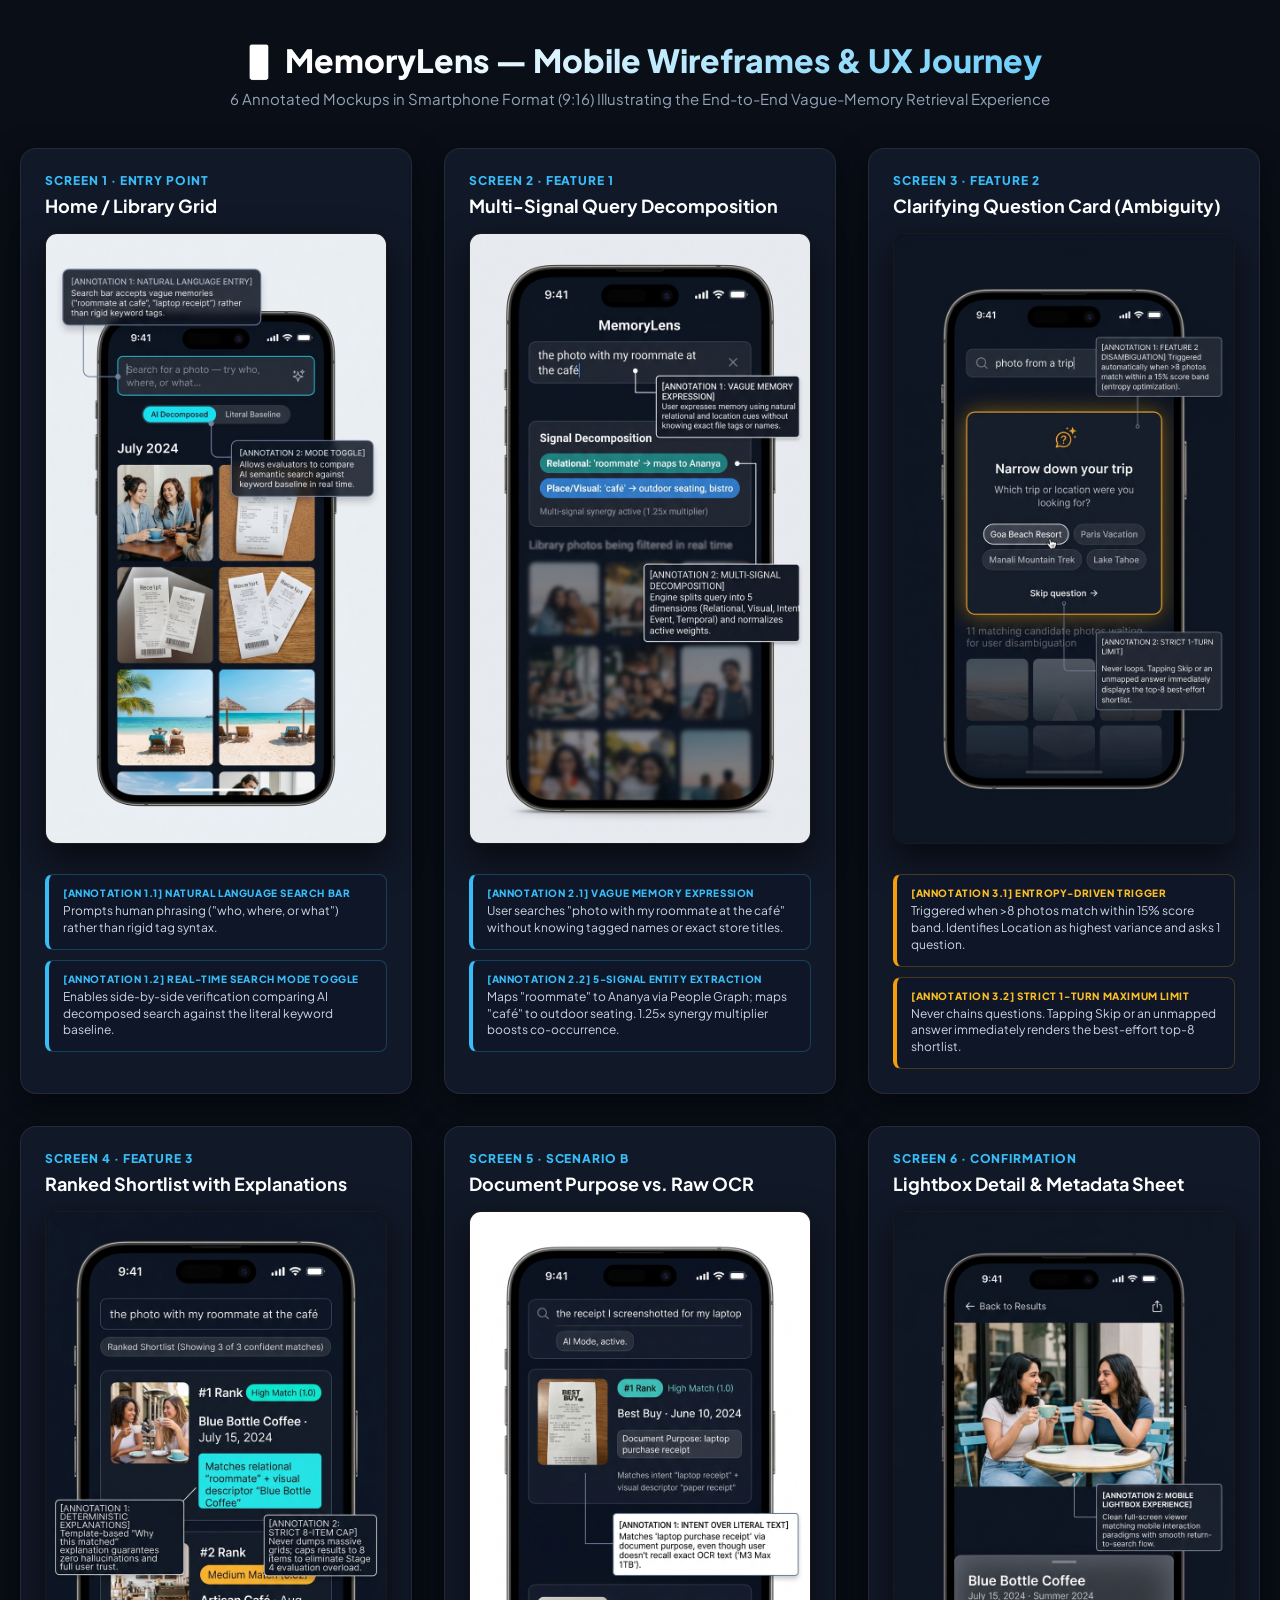
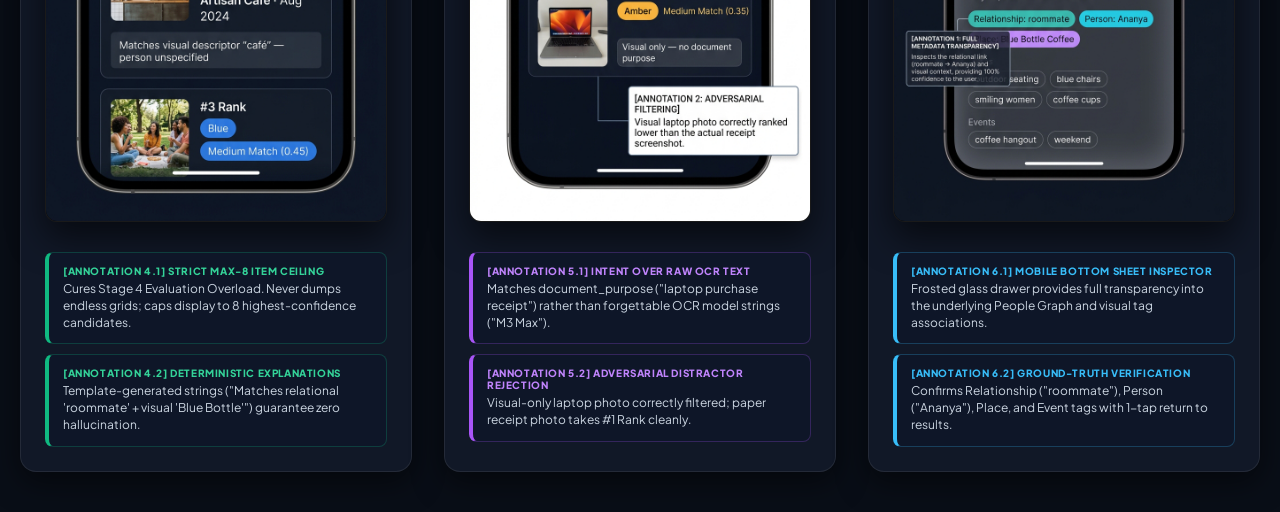
<file: mockups.html>
<!DOCTYPE html>
<html lang="en">
<head>
  <meta charset="UTF-8">
  <meta name="viewport" content="width=device-width, initial-scale=1.0">
  <title>MemoryLens — Mobile Wireframes & UX Journey (Phone Format)</title>
  <link rel="preconnect" href="https://fonts.googleapis.com">
  <link rel="preconnect" href="https://fonts.gstatic.com" crossorigin>
  <link href="https://fonts.googleapis.com/css2?family=Plus+Jakarta+Sans:wght@400;500;600;700;800&family=JetBrains+Mono:wght@400;600&display=swap" rel="stylesheet">
  <style>
    * { box-sizing: border-box; margin: 0; padding: 0; }
    body {
      background: #090e17;
      color: #f1f5f9;
      font-family: 'Plus Jakarta Sans', sans-serif;
      padding: 40px 20px;
    }
    .container {
      max-width: 1400px;
      margin: 0 auto;
    }
    .header {
      text-align: center;
      margin-bottom: 40px;
    }
    .header h1 {
      font-size: 32px;
      font-weight: 800;
      background: linear-gradient(135deg, #fff 30%, #38bdf8 100%);
      -webkit-background-clip: text;
      -webkit-text-fill-color: transparent;
      margin-bottom: 8px;
    }
    .header p {
      color: #94a3b8;
      font-size: 15px;
    }
    .journey-grid {
      display: grid;
      grid-template-columns: repeat(auto-fit, minmax(380px, 1fr));
      gap: 32px;
    }
    .mockup-card {
      background: #111827;
      border: 1px solid rgba(255, 255, 255, 0.08);
      border-radius: 16px;
      padding: 24px;
      display: flex;
      flex-direction: column;
      box-shadow: 0 10px 30px rgba(0, 0, 0, 0.5);
    }
    .mockup-step {
      font-size: 12px;
      font-weight: 800;
      text-transform: uppercase;
      letter-spacing: 0.08em;
      color: #38bdf8;
      margin-bottom: 6px;
    }
    .mockup-title {
      font-size: 18px;
      font-weight: 700;
      color: #ffffff;
      margin-bottom: 16px;
    }
    .phone-container {
      width: 100%;
      border-radius: 12px;
      overflow: hidden;
      margin-bottom: 20px;
      background: #000;
      border: 1px solid rgba(255, 255, 255, 0.1);
      box-shadow: 0 15px 35px rgba(0,0,0,0.6);
    }
    .phone-img {
      width: 100%;
      height: auto;
      display: block;
    }
    .annotation-box {
      background: rgba(15, 23, 42, 0.85);
      border: 1px solid rgba(56, 189, 248, 0.25);
      border-left: 4px solid #38bdf8;
      border-radius: 8px;
      padding: 12px 14px;
      margin-top: 10px;
    }
    .annotation-box.gold {
      border-color: rgba(245, 158, 11, 0.25);
      border-left-color: #f59e0b;
    }
    .annotation-box.green {
      border-color: rgba(16, 185, 129, 0.25);
      border-left-color: #10b981;
    }
    .annotation-box.purple {
      border-color: rgba(168, 85, 247, 0.25);
      border-left-color: #a855f7;
    }
    .ann-tag {
      font-size: 10px;
      font-weight: 800;
      color: #38bdf8;
      text-transform: uppercase;
      letter-spacing: 0.06em;
      margin-bottom: 4px;
    }
    .annotation-box.gold .ann-tag { color: #fbbf24; }
    .annotation-box.green .ann-tag { color: #34d399; }
    .annotation-box.purple .ann-tag { color: #c084fc; }
    .ann-desc {
      font-size: 12px;
      color: #cbd5e1;
      line-height: 1.4;
    }
  </style>
</head>
<body>

<div class="container">
  <div class="header">
    <h1>📱 MemoryLens — Mobile Wireframes & UX Journey</h1>
    <p>6 Annotated Mockups in Smartphone Format (9:16) Illustrating the End-to-End Vague-Memory Retrieval Experience</p>
  </div>

  <div class="journey-grid">
    <!-- Screen 1 -->
    <div class="mockup-card">
      <div class="mockup-step">Screen 1 · Entry Point</div>
      <div class="mockup-title">Home / Library Grid</div>
      <div class="phone-container">
        <img class="phone-img" src="mockups/mockup_1_home_grid_1791243759648.jpg" alt="Home Grid">
      </div>
      <div class="annotation-box">
        <div class="ann-tag">[Annotation 1.1] Natural Language Search Bar</div>
        <div class="ann-desc">Prompts human phrasing ("who, where, or what") rather than rigid tag syntax.</div>
      </div>
      <div class="annotation-box">
        <div class="ann-tag">[Annotation 1.2] Real-Time Search Mode Toggle</div>
        <div class="ann-desc">Enables side-by-side verification comparing AI decomposed search against the literal keyword baseline.</div>
      </div>
    </div>

    <!-- Screen 2 -->
    <div class="mockup-card">
      <div class="mockup-step">Screen 2 · Feature 1</div>
      <div class="mockup-title">Multi-Signal Query Decomposition</div>
      <div class="phone-container">
        <img class="phone-img" src="mockups/mockup_2_query_decomp_1791243775618.jpg" alt="Query Decomposition">
      </div>
      <div class="annotation-box">
        <div class="ann-tag">[Annotation 2.1] Vague Memory Expression</div>
        <div class="ann-desc">User searches "photo with my roommate at the café" without knowing tagged names or exact store titles.</div>
      </div>
      <div class="annotation-box">
        <div class="ann-tag">[Annotation 2.2] 5-Signal Entity Extraction</div>
        <div class="ann-desc">Maps "roommate" to Ananya via People Graph; maps "café" to outdoor seating. 1.25x synergy multiplier boosts co-occurrence.</div>
      </div>
    </div>

    <!-- Screen 3 -->
    <div class="mockup-card">
      <div class="mockup-step">Screen 3 · Feature 2</div>
      <div class="mockup-title">Clarifying Question Card (Ambiguity)</div>
      <div class="phone-container">
        <img class="phone-img" src="mockups/mockup_3_clarifying_card_1791243792577.jpg" alt="Clarifying Question">
      </div>
      <div class="annotation-box gold">
        <div class="ann-tag">[Annotation 3.1] Entropy-Driven Trigger</div>
        <div class="ann-desc">Triggered when >8 photos match within 15% score band. Identifies Location as highest variance and asks 1 question.</div>
      </div>
      <div class="annotation-box gold">
        <div class="ann-tag">[Annotation 3.2] Strict 1-Turn Maximum Limit</div>
        <div class="ann-desc">Never chains questions. Tapping Skip or an unmapped answer immediately renders the best-effort top-8 shortlist.</div>
      </div>
    </div>

    <!-- Screen 4 -->
    <div class="mockup-card">
      <div class="mockup-step">Screen 4 · Feature 3</div>
      <div class="mockup-title">Ranked Shortlist with Explanations</div>
      <div class="phone-container">
        <img class="phone-img" src="mockups/mockup_4_ranked_shortlist_1791243814746.jpg" alt="Ranked Shortlist">
      </div>
      <div class="annotation-box green">
        <div class="ann-tag">[Annotation 4.1] Strict Max-8 Item Ceiling</div>
        <div class="ann-desc">Cures Stage 4 Evaluation Overload. Never dumps endless grids; caps display to 8 highest-confidence candidates.</div>
      </div>
      <div class="annotation-box green">
        <div class="ann-tag">[Annotation 4.2] Deterministic Explanations</div>
        <div class="ann-desc">Template-generated strings ("Matches relational 'roommate' + visual 'Blue Bottle'") guarantee zero hallucination.</div>
      </div>
    </div>

    <!-- Screen 5 -->
    <div class="mockup-card">
      <div class="mockup-step">Screen 5 · Scenario B</div>
      <div class="mockup-title">Document Purpose vs. Raw OCR</div>
      <div class="phone-container">
        <img class="phone-img" src="mockups/mockup_5_document_intent_1791243832325.jpg" alt="Document Intent">
      </div>
      <div class="annotation-box purple">
        <div class="ann-tag">[Annotation 5.1] Intent Over Raw OCR Text</div>
        <div class="ann-desc">Matches document_purpose ("laptop purchase receipt") rather than forgettable OCR model strings ("M3 Max").</div>
      </div>
      <div class="annotation-box purple">
        <div class="ann-tag">[Annotation 5.2] Adversarial Distractor Rejection</div>
        <div class="ann-desc">Visual-only laptop photo correctly filtered; paper receipt photo takes #1 Rank cleanly.</div>
      </div>
    </div>

    <!-- Screen 6 -->
    <div class="mockup-card">
      <div class="mockup-step">Screen 6 · Confirmation</div>
      <div class="mockup-title">Lightbox Detail & Metadata Sheet</div>
      <div class="phone-container">
        <img class="phone-img" src="mockups/mockup_6_detail_lightbox_1791243851531.jpg" alt="Detail Lightbox">
      </div>
      <div class="annotation-box">
        <div class="ann-tag">[Annotation 6.1] Mobile Bottom Sheet Inspector</div>
        <div class="ann-desc">Frosted glass drawer provides full transparency into the underlying People Graph and visual tag associations.</div>
      </div>
      <div class="annotation-box">
        <div class="ann-tag">[Annotation 6.2] Ground-Truth Verification</div>
        <div class="ann-desc">Confirms Relationship ("roommate"), Person ("Ananya"), Place, and Event tags with 1-tap return to results.</div>
      </div>
    </div>
  </div>
</div>

</body>
</html>
</file>
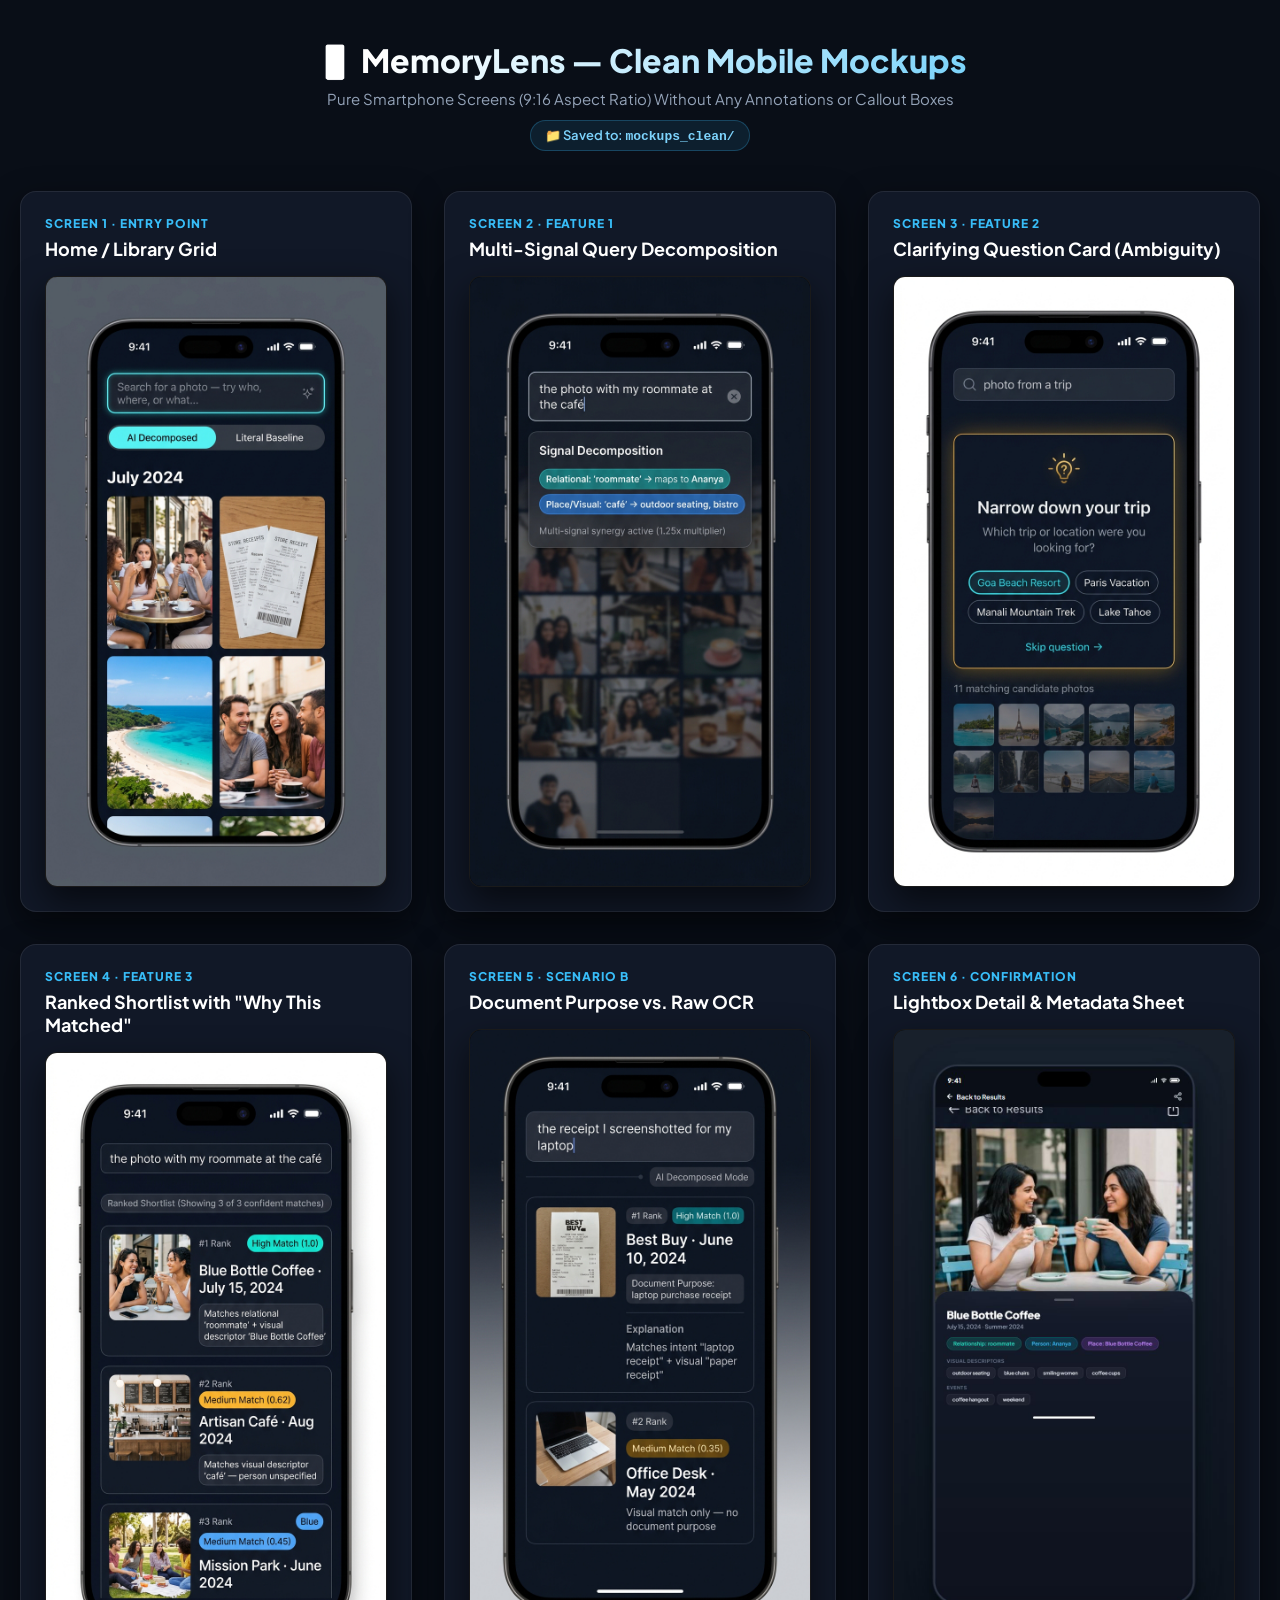
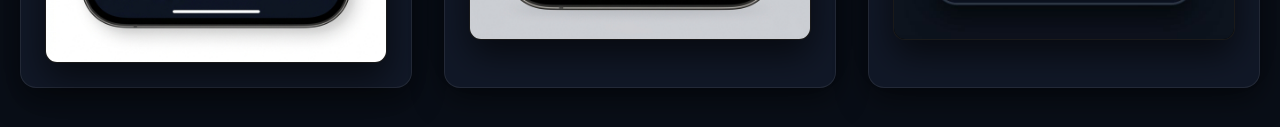
<file: mockups_clean.html>
<!DOCTYPE html>
<html lang="en">
<head>
  <meta charset="UTF-8">
  <meta name="viewport" content="width=device-width, initial-scale=1.0">
  <title>MemoryLens — Clean Mobile Mockups (No Annotations)</title>
  <link rel="preconnect" href="https://fonts.googleapis.com">
  <link rel="preconnect" href="https://fonts.gstatic.com" crossorigin>
  <link href="https://fonts.googleapis.com/css2?family=Plus+Jakarta+Sans:wght@400;500;600;700;800&display=swap" rel="stylesheet">
  <style>
    * { box-sizing: border-box; margin: 0; padding: 0; }
    body {
      background: #090e17;
      color: #f1f5f9;
      font-family: 'Plus Jakarta Sans', sans-serif;
      padding: 40px 20px;
    }
    .container {
      max-width: 1400px;
      margin: 0 auto;
    }
    .header {
      text-align: center;
      margin-bottom: 40px;
    }
    .header h1 {
      font-size: 32px;
      font-weight: 800;
      background: linear-gradient(135deg, #fff 30%, #38bdf8 100%);
      -webkit-background-clip: text;
      -webkit-text-fill-color: transparent;
      margin-bottom: 8px;
    }
    .header p {
      color: #94a3b8;
      font-size: 15px;
    }
    .folder-pill {
      display: inline-block;
      margin-top: 12px;
      padding: 6px 14px;
      background: rgba(56, 189, 248, 0.1);
      border: 1px solid rgba(56, 189, 248, 0.25);
      border-radius: 999px;
      color: #7dd3fc;
      font-size: 13px;
      font-weight: 600;
    }
    .journey-grid {
      display: grid;
      grid-template-columns: repeat(auto-fit, minmax(360px, 1fr));
      gap: 32px;
    }
    .mockup-card {
      background: #111827;
      border: 1px solid rgba(255, 255, 255, 0.08);
      border-radius: 16px;
      padding: 24px;
      display: flex;
      flex-direction: column;
      box-shadow: 0 10px 30px rgba(0, 0, 0, 0.5);
    }
    .mockup-step {
      font-size: 12px;
      font-weight: 800;
      text-transform: uppercase;
      letter-spacing: 0.08em;
      color: #38bdf8;
      margin-bottom: 6px;
    }
    .mockup-title {
      font-size: 18px;
      font-weight: 700;
      color: #ffffff;
      margin-bottom: 16px;
    }
    .phone-container {
      width: 100%;
      border-radius: 12px;
      overflow: hidden;
      background: #000;
      border: 1px solid rgba(255, 255, 255, 0.1);
      box-shadow: 0 15px 35px rgba(0,0,0,0.6);
    }
    .phone-img {
      width: 100%;
      height: auto;
      display: block;
    }
  </style>
</head>
<body>

<div class="container">
  <div class="header">
    <h1>📱 MemoryLens — Clean Mobile Mockups</h1>
    <p>Pure Smartphone Screens (9:16 Aspect Ratio) Without Any Annotations or Callout Boxes</p>
    <div class="folder-pill">📁 Saved to: <code>mockups_clean/</code></div>
  </div>

  <div class="journey-grid">
    <!-- Screen 1 -->
    <div class="mockup-card">
      <div class="mockup-step">Screen 1 · Entry Point</div>
      <div class="mockup-title">Home / Library Grid</div>
      <div class="phone-container">
        <img class="phone-img" src="mockups_clean/screen_1_home_grid.jpg" alt="Home Grid">
      </div>
    </div>

    <!-- Screen 2 -->
    <div class="mockup-card">
      <div class="mockup-step">Screen 2 · Feature 1</div>
      <div class="mockup-title">Multi-Signal Query Decomposition</div>
      <div class="phone-container">
        <img class="phone-img" src="mockups_clean/screen_2_query_decomp.jpg" alt="Query Decomposition">
      </div>
    </div>

    <!-- Screen 3 -->
    <div class="mockup-card">
      <div class="mockup-step">Screen 3 · Feature 2</div>
      <div class="mockup-title">Clarifying Question Card (Ambiguity)</div>
      <div class="phone-container">
        <img class="phone-img" src="mockups_clean/screen_3_clarifying_card.jpg" alt="Clarifying Question">
      </div>
    </div>

    <!-- Screen 4 -->
    <div class="mockup-card">
      <div class="mockup-step">Screen 4 · Feature 3</div>
      <div class="mockup-title">Ranked Shortlist with "Why This Matched"</div>
      <div class="phone-container">
        <img class="phone-img" src="mockups_clean/screen_4_ranked_shortlist.jpg" alt="Ranked Shortlist">
      </div>
    </div>

    <!-- Screen 5 -->
    <div class="mockup-card">
      <div class="mockup-step">Screen 5 · Scenario B</div>
      <div class="mockup-title">Document Purpose vs. Raw OCR</div>
      <div class="phone-container">
        <img class="phone-img" src="mockups_clean/screen_5_document_intent.jpg" alt="Document Intent">
      </div>
    </div>

    <!-- Screen 6 -->
    <div class="mockup-card">
      <div class="mockup-step">Screen 6 · Confirmation</div>
      <div class="mockup-title">Lightbox Detail & Metadata Sheet</div>
      <div class="phone-container">
        <img class="phone-img" src="mockups_clean/screen_6_detail_lightbox.jpg" alt="Detail Lightbox">
      </div>
    </div>
  </div>
</div>

</body>
</html>
</file>
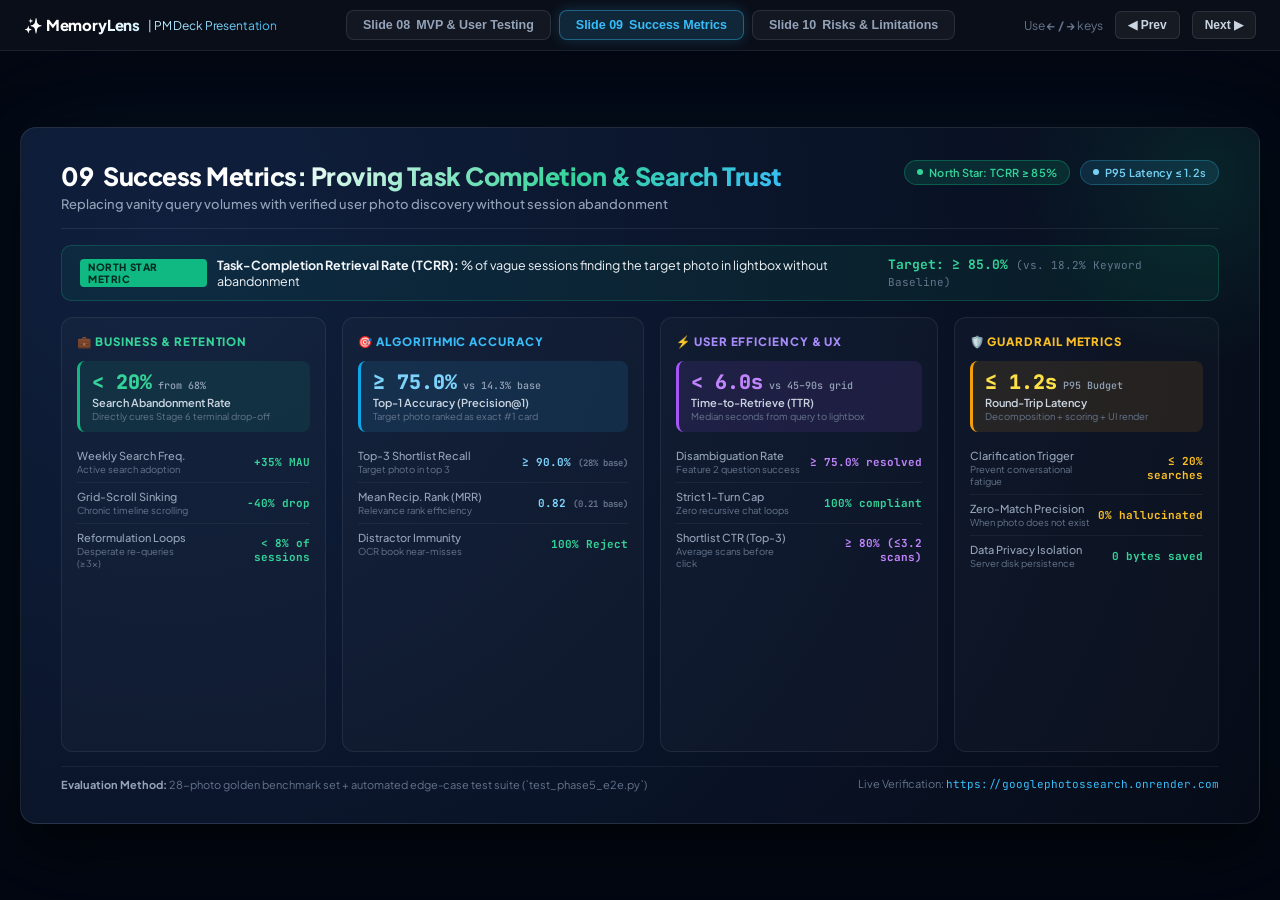
<file: presentation_deck.html>
<!DOCTYPE html>
<html lang="en">
<head>
  <meta charset="UTF-8">
  <meta name="viewport" content="width=device-width, initial-scale=1.0">
  <title>MemoryLens — PM Presentation Deck (Slides 8, 9, 10)</title>
  <link rel="preconnect" href="https://fonts.googleapis.com">
  <link rel="preconnect" href="https://fonts.gstatic.com" crossorigin>
  <link href="https://fonts.googleapis.com/css2?family=Plus+Jakarta+Sans:wght@500;600;700;800&family=JetBrains+Mono:wght@500;700&display=swap" rel="stylesheet">
  <style>
    * { box-sizing: border-box; margin: 0; padding: 0; }
    body {
      background: #030712;
      color: #f1f5f9;
      font-family: 'Plus Jakarta Sans', sans-serif;
      display: flex;
      flex-direction: column;
      height: 100vh;
      overflow: hidden;
    }
    .deck-nav {
      background: rgba(11, 15, 25, 0.95);
      border-bottom: 1px solid rgba(255, 255, 255, 0.08);
      padding: 10px 24px;
      display: flex;
      justify-content: space-between;
      align-items: center;
      z-index: 50;
    }
    .brand {
      font-weight: 800;
      font-size: 15px;
      letter-spacing: -0.01em;
      display: flex;
      align-items: center;
      gap: 8px;
      background: linear-gradient(135deg, #fff 30%, #38bdf8 100%);
      -webkit-background-clip: text;
      -webkit-text-fill-color: transparent;
    }
    .tabs-group {
      display: flex;
      gap: 8px;
    }
    .slide-tab-btn {
      background: rgba(255, 255, 255, 0.04);
      border: 1px solid rgba(255, 255, 255, 0.1);
      color: #94a3b8;
      padding: 7px 16px;
      border-radius: 8px;
      font-size: 12.5px;
      font-weight: 600;
      cursor: pointer;
      display: flex;
      align-items: center;
      gap: 6px;
      transition: all 0.2s ease;
    }
    .slide-tab-btn:hover {
      background: rgba(255, 255, 255, 0.08);
      color: #f1f5f9;
    }
    .slide-tab-btn.active {
      background: rgba(56, 189, 248, 0.15);
      border-color: rgba(56, 189, 248, 0.4);
      color: #38bdf8;
      box-shadow: 0 0 15px rgba(56, 189, 248, 0.2);
    }
    .nav-controls {
      display: flex;
      align-items: center;
      gap: 12px;
      font-size: 12px;
      color: #64748b;
    }
    .nav-btn {
      background: rgba(255, 255, 255, 0.05);
      border: 1px solid rgba(255, 255, 255, 0.1);
      color: #cbd5e1;
      padding: 6px 12px;
      border-radius: 6px;
      cursor: pointer;
      font-size: 12px;
      font-weight: 600;
    }
    .nav-btn:hover { background: rgba(255, 255, 255, 0.1); color: #fff; }
    .viewport {
      flex: 1;
      position: relative;
      background: #030712;
    }
    iframe {
      width: 100%;
      height: 100%;
      border: none;
      display: block;
    }
  </style>
</head>
<body>
  <div class="deck-nav">
    <div class="brand">
      <span>✨ MemoryLens</span>
      <span style="color: #64748b; font-weight: normal; font-size: 12px;">| PM Deck Presentation</span>
    </div>

    <div class="tabs-group">
      <button class="slide-tab-btn" onclick="switchSlide('slide.html', 0)">
        <span>Slide 08</span> MVP & User Testing
      </button>
      <button class="slide-tab-btn active" onclick="switchSlide('slide_success_metrics.html', 1)">
        <span>Slide 09</span> Success Metrics
      </button>
      <button class="slide-tab-btn" onclick="switchSlide('slide_risks_limitations.html', 2)">
        <span>Slide 10</span> Risks & Limitations
      </button>
    </div>

    <div class="nav-controls">
      <span>Use <strong>← / →</strong> keys</span>
      <button class="nav-btn" onclick="prevSlide()">◀ Prev</button>
      <button class="nav-btn" onclick="nextSlide()">Next ▶</button>
    </div>
  </div>

  <div class="viewport">
    <iframe id="slideFrame" src="slide_success_metrics.html" title="Slide Frame"></iframe>
  </div>

  <script>
    const slides = [
      'slide.html',
      'slide_success_metrics.html',
      'slide_risks_limitations.html'
    ];
    let currentIndex = 1;

    function switchSlide(url, index) {
      currentIndex = index;
      document.getElementById('slideFrame').src = url;
      document.querySelectorAll('.slide-tab-btn').forEach((btn, i) => {
        btn.classList.toggle('active', i === index);
      });
    }

    function prevSlide() {
      if (currentIndex > 0) {
        switchSlide(slides[currentIndex - 1], currentIndex - 1);
      }
    }

    function nextSlide() {
      if (currentIndex < slides.length - 1) {
        switchSlide(slides[currentIndex + 1], currentIndex + 1);
      }
    }

    window.addEventListener('keydown', (e) => {
      if (e.key === 'ArrowLeft') prevSlide();
      if (e.key === 'ArrowRight') nextSlide();
    });
  </script>
</body>
</html>
</file>
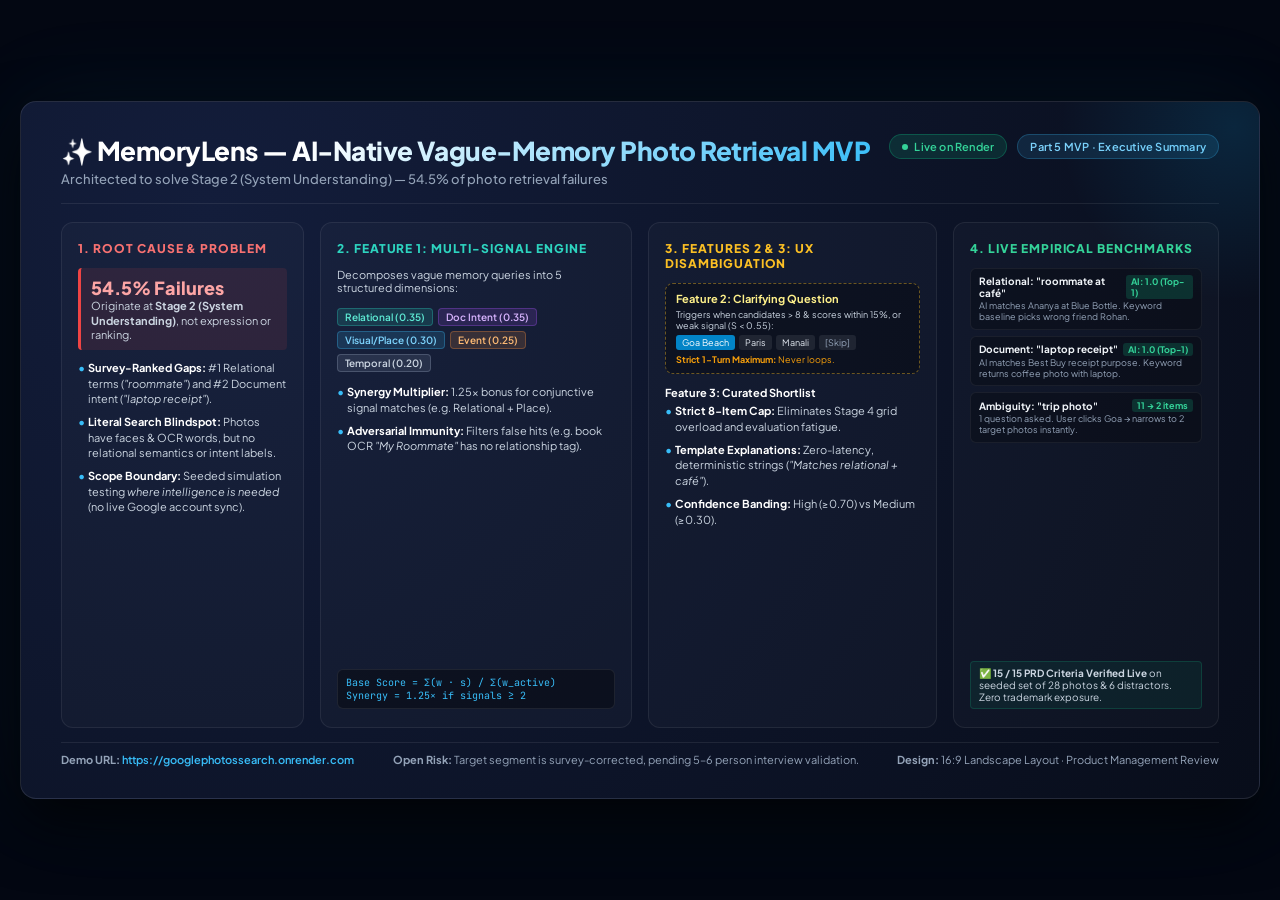
<file: slide.html>
<!DOCTYPE html>
<html lang="en">
<head>
  <meta charset="UTF-8">
  <meta name="viewport" content="width=device-width, initial-scale=1.0">
  <title>MemoryLens — PM Presentation Slide (16:9 Landscape)</title>
  <link rel="preconnect" href="https://fonts.googleapis.com">
  <link rel="preconnect" href="https://fonts.gstatic.com" crossorigin>
  <link href="https://fonts.googleapis.com/css2?family=Plus+Jakarta+Sans:wght@400;500;600;700;800&family=JetBrains+Mono:wght@400;600&display=swap" rel="stylesheet">
  <style>
    * {
      box-sizing: border-box;
      margin: 0;
      padding: 0;
    }
    body {
      background: #030712;
      color: #f1f5f9;
      font-family: 'Plus Jakarta Sans', -apple-system, BlinkMacSystemFont, sans-serif;
      display: flex;
      align-items: center;
      justify-content: center;
      min-height: 100vh;
      padding: 20px;
    }
    .slide-wrapper {
      width: 100%;
      max-width: 1400px;
      aspect-ratio: 16 / 9;
      background: radial-gradient(circle at 15% 15%, #131d3b 0%, #080d1a 100%);
      border: 1px solid rgba(255, 255, 255, 0.1);
      border-radius: 16px;
      box-shadow: 0 25px 60px rgba(0, 0, 0, 0.8), 0 0 100px rgba(56, 189, 248, 0.08);
      display: flex;
      flex-direction: column;
      padding: 32px 40px;
      overflow: hidden;
      position: relative;
    }
    .slide-wrapper::before {
      content: "";
      position: absolute;
      top: -150px;
      right: -150px;
      width: 350px;
      height: 350px;
      background: radial-gradient(circle, rgba(14, 165, 233, 0.15), transparent 70%);
      border-radius: 50%;
      pointer-events: none;
    }
    .header {
      display: flex;
      justify-content: space-between;
      align-items: flex-start;
      border-bottom: 1px solid rgba(255, 255, 255, 0.08);
      padding-bottom: 16px;
      margin-bottom: 18px;
    }
    .title-group h1 {
      font-size: 26px;
      font-weight: 800;
      letter-spacing: -0.02em;
      background: linear-gradient(135deg, #ffffff 30%, #38bdf8 100%);
      -webkit-background-clip: text;
      -webkit-text-fill-color: transparent;
      display: flex;
      align-items: center;
      gap: 10px;
    }
    .title-group .subtitle {
      font-size: 13px;
      color: #94a3b8;
      margin-top: 4px;
      font-weight: 500;
    }
    .badge-group {
      display: flex;
      gap: 10px;
    }
    .pill {
      font-size: 11px;
      font-weight: 600;
      padding: 5px 12px;
      border-radius: 999px;
      display: inline-flex;
      align-items: center;
      gap: 6px;
      letter-spacing: 0.02em;
    }
    .pill-live {
      background: rgba(16, 185, 129, 0.15);
      color: #34d399;
      border: 1px solid rgba(16, 185, 129, 0.3);
    }
    .pill-scope {
      background: rgba(56, 189, 248, 0.12);
      color: #7dd3fc;
      border: 1px solid rgba(56, 189, 248, 0.25);
    }
    .pill-dot {
      width: 6px;
      height: 6px;
      border-radius: 50%;
      background: currentColor;
    }
    .grid-4 {
      display: grid;
      grid-template-columns: 1.05fr 1.35fr 1.25fr 1.15fr;
      gap: 16px;
      flex: 1;
    }
    .card {
      background: rgba(255, 255, 255, 0.025);
      border: 1px solid rgba(255, 255, 255, 0.07);
      border-radius: 12px;
      padding: 18px 16px;
      display: flex;
      flex-direction: column;
      position: relative;
    }
    .card-title {
      font-size: 12px;
      font-weight: 800;
      text-transform: uppercase;
      letter-spacing: 0.08em;
      color: #38bdf8;
      margin-bottom: 12px;
      display: flex;
      align-items: center;
      gap: 6px;
    }
    .card-title.red { color: #f87171; }
    .card-title.teal { color: #2dd4bf; }
    .card-title.amber { color: #fbbf24; }
    .card-title.green { color: #34d399; }
    
    .stat-callout {
      background: rgba(239, 68, 68, 0.1);
      border-left: 3px solid #ef4444;
      padding: 8px 10px;
      border-radius: 4px;
      margin-bottom: 10px;
    }
    .stat-callout .stat-num {
      font-size: 18px;
      font-weight: 800;
      color: #fca5a5;
    }
    .stat-callout .stat-desc {
      font-size: 11px;
      color: #cbd5e1;
      line-height: 1.3;
    }
    
    .bullet-list {
      list-style: none;
      display: flex;
      flex-direction: column;
      gap: 8px;
      font-size: 11px;
      color: #cbd5e1;
      line-height: 1.4;
    }
    .bullet-list li strong {
      color: #ffffff;
    }
    .bullet-list li::before {
      content: "•";
      color: #38bdf8;
      font-weight: bold;
      display: inline-block;
      width: 10px;
      margin-left: -10px;
    }
    .tag-container {
      display: flex;
      flex-wrap: wrap;
      gap: 5px;
      margin: 8px 0;
    }
    .mini-tag {
      font-size: 10px;
      font-weight: 600;
      padding: 2px 7px;
      border-radius: 4px;
      background: rgba(255, 255, 255, 0.06);
      color: #e2e8f0;
      border: 1px solid rgba(255, 255, 255, 0.08);
    }
    .mini-tag.c1 { background: rgba(45, 212, 191, 0.15); color: #5eead4; border-color: rgba(45, 212, 191, 0.3); }
    .mini-tag.c2 { background: rgba(168, 85, 247, 0.15); color: #d8b4fe; border-color: rgba(168, 85, 247, 0.3); }
    .mini-tag.c3 { background: rgba(56, 189, 248, 0.15); color: #7dd3fc; border-color: rgba(56, 189, 248, 0.3); }
    .mini-tag.c4 { background: rgba(251, 146, 60, 0.15); color: #fdba74; border-color: rgba(251, 146, 60, 0.3); }
    .mini-tag.c5 { background: rgba(148, 163, 184, 0.15); color: #cbd5e1; border-color: rgba(148, 163, 184, 0.3); }

    .formula-box {
      font-family: 'JetBrains Mono', monospace;
      font-size: 10px;
      background: rgba(0, 0, 0, 0.35);
      border: 1px solid rgba(255, 255, 255, 0.08);
      border-radius: 6px;
      padding: 6px 8px;
      color: #38bdf8;
      margin-top: auto;
    }

    .interactive-card {
      background: rgba(0, 0, 0, 0.3);
      border: 1px dashed rgba(251, 191, 36, 0.4);
      border-radius: 8px;
      padding: 8px 10px;
      margin-bottom: 8px;
    }
    .interactive-card .q-title {
      font-size: 11px;
      font-weight: 700;
      color: #fef08a;
      margin-bottom: 4px;
    }
    .chips-row {
      display: flex;
      gap: 4px;
      margin-top: 4px;
    }
    .chip {
      font-size: 9px;
      background: rgba(255, 255, 255, 0.08);
      padding: 2px 6px;
      border-radius: 3px;
      color: #e2e8f0;
    }

    .result-row {
      background: rgba(0, 0, 0, 0.25);
      border: 1px solid rgba(255, 255, 255, 0.06);
      border-radius: 6px;
      padding: 6px 8px;
      margin-bottom: 6px;
    }
    .result-row .r-top {
      display: flex;
      justify-content: space-between;
      align-items: center;
      font-size: 10px;
      font-weight: 700;
    }
    .r-badge {
      font-size: 9px;
      padding: 1px 5px;
      border-radius: 3px;
    }
    .r-badge.high { background: rgba(16, 185, 129, 0.2); color: #34d399; }
    .r-badge.fail { background: rgba(239, 68, 68, 0.2); color: #f87171; }
    .r-sub {
      font-size: 9px;
      color: #94a3b8;
      margin-top: 2px;
      line-height: 1.2;
    }

    .footer {
      border-top: 1px solid rgba(255, 255, 255, 0.08);
      padding-top: 10px;
      margin-top: 14px;
      display: flex;
      justify-content: space-between;
      align-items: center;
      font-size: 11px;
      color: #94a3b8;
    }
    .footer-highlight {
      color: #38bdf8;
      font-weight: 600;
    }
  </style>
</head>
<body>

<div class="slide-wrapper">
  <!-- Header -->
  <div class="header">
    <div class="title-group">
      <h1>✨ MemoryLens — AI-Native Vague-Memory Photo Retrieval MVP</h1>
      <div class="subtitle">Architected to solve Stage 2 (System Understanding) — 54.5% of photo retrieval failures</div>
    </div>
    <div class="badge-group">
      <div class="pill pill-live"><span class="pill-dot"></span> Live on Render</div>
      <div class="pill pill-scope">Part 5 MVP · Executive Summary</div>
    </div>
  </div>

  <!-- 4-Column Core Grid -->
  <div class="grid-4">
    <!-- Col 1: Problem -->
    <div class="card">
      <div class="card-title red">1. Root Cause & Problem</div>
      
      <div class="stat-callout">
        <div class="stat-num">54.5% Failures</div>
        <div class="stat-desc">Originate at <strong>Stage 2 (System Understanding)</strong>, not expression or ranking.</div>
      </div>

      <ul class="bullet-list" style="margin-left: 10px;">
        <li><strong>Survey-Ranked Gaps:</strong> #1 Relational terms (<em>"roommate"</em>) and #2 Document intent (<em>"laptop receipt"</em>).</li>
        <li><strong>Literal Search Blindspot:</strong> Photos have faces & OCR words, but no relational semantics or intent labels.</li>
        <li><strong>Scope Boundary:</strong> Seeded simulation testing <em>where intelligence is needed</em> (no live Google account sync).</li>
      </ul>
    </div>

    <!-- Col 2: Feature 1 -->
    <div class="card">
      <div class="card-title teal">2. Feature 1: Multi-Signal Engine</div>
      
      <div style="font-size: 11px; color: #cbd5e1; margin-bottom: 6px;">
        Decomposes vague memory queries into 5 structured dimensions:
      </div>

      <div class="tag-container">
        <span class="mini-tag c1">Relational (0.35)</span>
        <span class="mini-tag c2">Doc Intent (0.35)</span>
        <span class="mini-tag c3">Visual/Place (0.30)</span>
        <span class="mini-tag c4">Event (0.25)</span>
        <span class="mini-tag c5">Temporal (0.20)</span>
      </div>

      <ul class="bullet-list" style="margin-left: 10px; margin-top: 4px;">
        <li><strong>Synergy Multiplier:</strong> 1.25× bonus for conjunctive signal matches (e.g. Relational + Place).</li>
        <li><strong>Adversarial Immunity:</strong> Filters false hits (e.g. book OCR <em>"My Roommate"</em> has no relationship tag).</li>
      </ul>

      <div class="formula-box">
        Base Score = Σ(w · s) / Σ(w_active)<br>
        Synergy = 1.25× if signals ≥ 2
      </div>
    </div>

    <!-- Col 3: Feature 2 & 3 -->
    <div class="card">
      <div class="card-title amber">3. Features 2 & 3: UX Disambiguation</div>

      <div class="interactive-card">
        <div class="q-title">Feature 2: Clarifying Question</div>
        <div style="font-size: 9px; color: #cbd5e1;">Triggers when candidates > 8 & scores within 15%, or weak signal (S < 0.55):</div>
        <div class="chips-row">
          <span class="chip" style="background:#0284c7; color:#fff;">Goa Beach</span>
          <span class="chip">Paris</span>
          <span class="chip">Manali</span>
          <span class="chip" style="color:#94a3b8;">[Skip]</span>
        </div>
        <div style="font-size: 9px; color: #f59e0b; margin-top: 4px;"><strong>Strict 1-Turn Maximum:</strong> Never loops.</div>
      </div>

      <div style="margin-top: 4px;">
        <div style="font-size: 11px; font-weight: 700; color: #ffffff; margin-bottom: 4px;">Feature 3: Curated Shortlist</div>
        <ul class="bullet-list" style="margin-left: 10px;">
          <li><strong>Strict 8-Item Cap:</strong> Eliminates Stage 4 grid overload and evaluation fatigue.</li>
          <li><strong>Template Explanations:</strong> Zero-latency, deterministic strings (<em>"Matches relational + café"</em>).</li>
          <li><strong>Confidence Banding:</strong> High (≥0.70) vs Medium (≥0.30).</li>
        </ul>
      </div>
    </div>

    <!-- Col 4: Live Results -->
    <div class="card">
      <div class="card-title green">4. Live Empirical Benchmarks</div>

      <div class="result-row">
        <div class="r-top">
          <span>Relational: "roommate at café"</span>
          <span class="r-badge high">AI: 1.0 (Top-1)</span>
        </div>
        <div class="r-sub">AI matches Ananya at Blue Bottle. Keyword baseline picks wrong friend Rohan.</div>
      </div>

      <div class="result-row">
        <div class="r-top">
          <span>Document: "laptop receipt"</span>
          <span class="r-badge high">AI: 1.0 (Top-1)</span>
        </div>
        <div class="r-sub">AI matches Best Buy receipt purpose. Keyword returns coffee photo with laptop.</div>
      </div>

      <div class="result-row">
        <div class="r-top">
          <span>Ambiguity: "trip photo"</span>
          <span class="r-badge high">11 → 2 items</span>
        </div>
        <div class="r-sub">1 question asked. User clicks Goa → narrows to 2 target photos instantly.</div>
      </div>

      <div style="margin-top: auto; font-size: 10px; color: #cbd5e1; background: rgba(16, 185, 129, 0.08); border: 1px solid rgba(16, 185, 129, 0.2); padding: 5px 8px; border-radius: 4px;">
        ✅ <strong>15 / 15 PRD Criteria Verified Live</strong> on seeded set of 28 photos & 6 distractors. Zero trademark exposure.
      </div>
    </div>
  </div>

  <!-- Footer -->
  <div class="footer">
    <div><strong>Demo URL:</strong> <span class="footer-highlight">https://googlephotossearch.onrender.com</span></div>
    <div><strong>Open Risk:</strong> Target segment is survey-corrected, pending 5–6 person interview validation.</div>
    <div><strong>Design:</strong> 16:9 Landscape Layout · Product Management Review</div>
  </div>
</div>

</body>
</html>
</file>
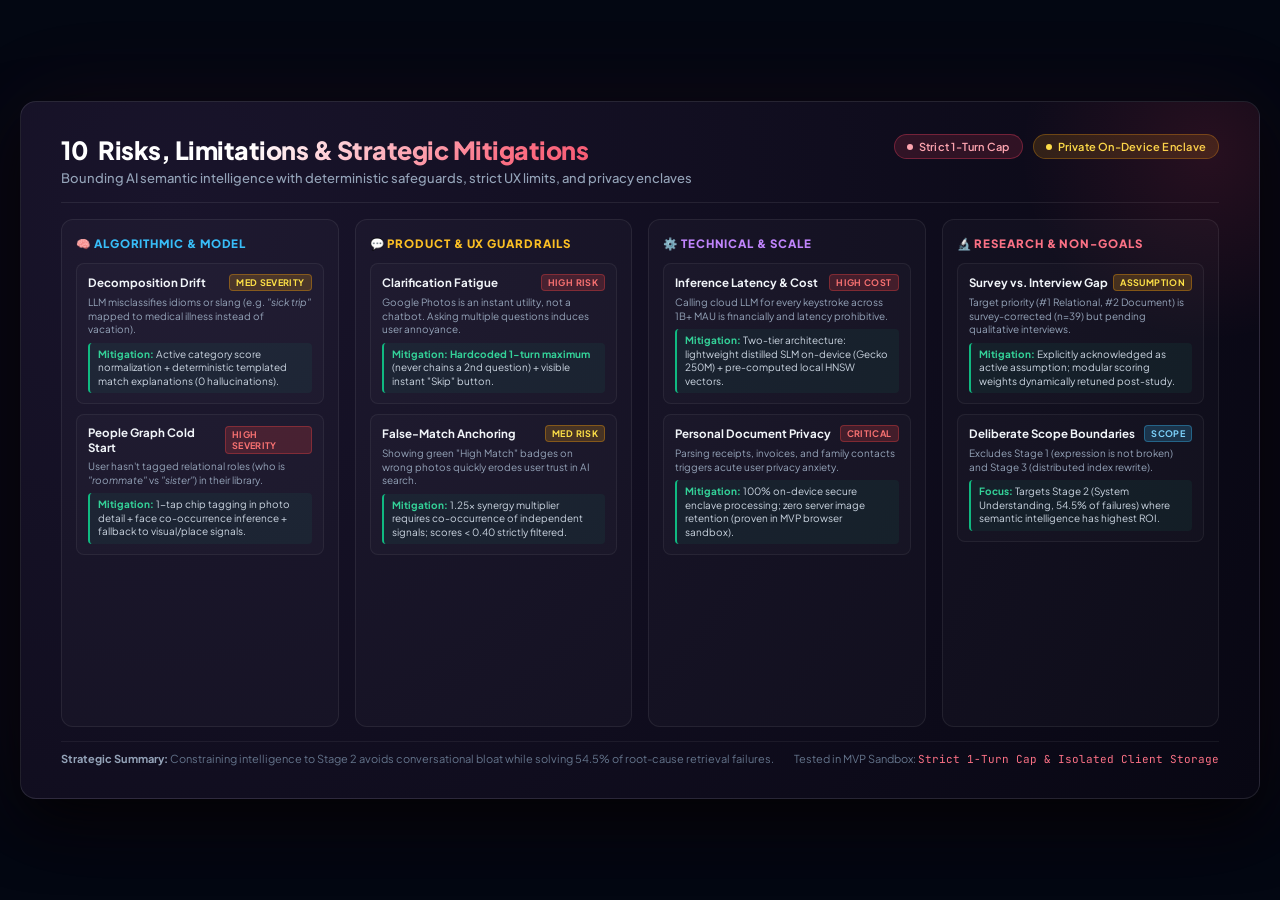
<file: slide_risks_limitations.html>
<!DOCTYPE html>
<html lang="en">
<head>
  <meta charset="UTF-8">
  <meta name="viewport" content="width=device-width, initial-scale=1.0">
  <title>MemoryLens — Slide 10: Risks & Limitations (16:9 Landscape)</title>
  <link rel="preconnect" href="https://fonts.googleapis.com">
  <link rel="preconnect" href="https://fonts.gstatic.com" crossorigin>
  <link href="https://fonts.googleapis.com/css2?family=Plus+Jakarta+Sans:wght@400;500;600;700;800&family=JetBrains+Mono:wght@400;600;700&display=swap" rel="stylesheet">
  <style>
    * {
      box-sizing: border-box;
      margin: 0;
      padding: 0;
    }
    body {
      background: #030712;
      color: #f1f5f9;
      font-family: 'Plus Jakarta Sans', -apple-system, BlinkMacSystemFont, sans-serif;
      display: flex;
      align-items: center;
      justify-content: center;
      min-height: 100vh;
      padding: 20px;
    }
    .slide-wrapper {
      width: 100%;
      max-width: 1400px;
      aspect-ratio: 16 / 9;
      background: radial-gradient(circle at 12% 15%, #19142b 0%, #080713 100%);
      border: 1px solid rgba(255, 255, 255, 0.1);
      border-radius: 16px;
      box-shadow: 0 25px 60px rgba(0, 0, 0, 0.8), 0 0 100px rgba(244, 63, 94, 0.08);
      display: flex;
      flex-direction: column;
      padding: 32px 40px;
      overflow: hidden;
      position: relative;
    }
    .slide-wrapper::before {
      content: "";
      position: absolute;
      top: -140px;
      right: -140px;
      width: 380px;
      height: 380px;
      background: radial-gradient(circle, rgba(244, 63, 94, 0.12), transparent 70%);
      border-radius: 50%;
      pointer-events: none;
    }
    .header {
      display: flex;
      justify-content: space-between;
      align-items: flex-start;
      border-bottom: 1px solid rgba(255, 255, 255, 0.08);
      padding-bottom: 16px;
      margin-bottom: 16px;
    }
    .title-group h1 {
      font-size: 25px;
      font-weight: 800;
      letter-spacing: -0.02em;
      background: linear-gradient(135deg, #ffffff 30%, #fb7185 70%, #f43f5e 100%);
      -webkit-background-clip: text;
      -webkit-text-fill-color: transparent;
      display: flex;
      align-items: center;
      gap: 10px;
    }
    .title-group .subtitle {
      font-size: 13px;
      color: #94a3b8;
      margin-top: 4px;
      font-weight: 500;
    }
    .badge-group {
      display: flex;
      gap: 10px;
    }
    .pill {
      font-size: 11px;
      font-weight: 600;
      padding: 5px 12px;
      border-radius: 999px;
      display: inline-flex;
      align-items: center;
      gap: 6px;
      letter-spacing: 0.02em;
    }
    .pill-rose {
      background: rgba(244, 63, 94, 0.15);
      color: #fda4af;
      border: 1px solid rgba(244, 63, 94, 0.35);
    }
    .pill-amber {
      background: rgba(245, 158, 11, 0.15);
      color: #fde047;
      border: 1px solid rgba(245, 158, 11, 0.3);
    }
    .pill-dot {
      width: 6px;
      height: 6px;
      border-radius: 50%;
      background: currentColor;
    }

    /* 4 Column Layout */
    .grid-4 {
      display: grid;
      grid-template-columns: 1fr 1fr 1fr 1fr;
      gap: 16px;
      flex: 1;
    }
    .card {
      background: rgba(255, 255, 255, 0.025);
      border: 1px solid rgba(255, 255, 255, 0.07);
      border-radius: 12px;
      padding: 16px 14px;
      display: flex;
      flex-direction: column;
      position: relative;
    }
    .card-title {
      font-size: 11.5px;
      font-weight: 800;
      text-transform: uppercase;
      letter-spacing: 0.08em;
      margin-bottom: 12px;
      display: flex;
      align-items: center;
      gap: 6px;
    }
    .card-title.blue { color: #38bdf8; }
    .card-title.amber { color: #fbbf24; }
    .card-title.purple { color: #c084fc; }
    .card-title.rose { color: #fb7185; }

    /* Risk Box */
    .risk-box {
      background: rgba(255, 255, 255, 0.02);
      border: 1px solid rgba(255, 255, 255, 0.06);
      border-radius: 8px;
      padding: 10px 11px;
      margin-bottom: 10px;
      display: flex;
      flex-direction: column;
    }
    .risk-box:last-child {
      margin-bottom: 0;
    }
    .risk-header {
      display: flex;
      justify-content: space-between;
      align-items: center;
      margin-bottom: 5px;
    }
    .risk-name {
      font-size: 11.5px;
      font-weight: 700;
      color: #f1f5f9;
    }
    .risk-tag {
      font-size: 9px;
      font-weight: 700;
      padding: 2px 6px;
      border-radius: 4px;
      text-transform: uppercase;
      letter-spacing: 0.04em;
    }
    .tag-high { background: rgba(239, 68, 68, 0.2); color: #f87171; border: 1px solid rgba(239, 68, 68, 0.35); }
    .tag-med { background: rgba(245, 158, 11, 0.2); color: #fde047; border: 1px solid rgba(245, 158, 11, 0.35); }
    .tag-scope { background: rgba(56, 189, 248, 0.2); color: #7dd3fc; border: 1px solid rgba(56, 189, 248, 0.35); }

    .risk-desc {
      font-size: 10px;
      color: #94a3b8;
      line-height: 1.35;
      margin-bottom: 6px;
    }
    .mitigation-box {
      background: rgba(16, 185, 129, 0.07);
      border-left: 2px solid #10b981;
      padding: 5px 8px;
      border-radius: 4px;
      font-size: 10px;
      color: #cbd5e1;
      line-height: 1.35;
    }
    .mitigation-box strong {
      color: #34d399;
      font-weight: 700;
    }

    .footer-bar {
      margin-top: 14px;
      padding-top: 10px;
      border-top: 1px solid rgba(255, 255, 255, 0.06);
      display: flex;
      justify-content: space-between;
      align-items: center;
      font-size: 11px;
      color: #64748b;
    }
    .footer-bar span strong {
      color: #94a3b8;
    }
  </style>
</head>
<body>
  <div class="slide-wrapper">
    <!-- Header -->
    <div class="header">
      <div class="title-group">
        <h1><span>10</span> Risks, Limitations & Strategic Mitigations</h1>
        <div class="subtitle">Bounding AI semantic intelligence with deterministic safeguards, strict UX limits, and privacy enclaves</div>
      </div>
      <div class="badge-group">
        <span class="pill pill-rose"><span class="pill-dot"></span> Strict 1-Turn Cap</span>
        <span class="pill pill-amber"><span class="pill-dot"></span> Private On-Device Enclave</span>
      </div>
    </div>

    <!-- 4 Pillar Grid -->
    <div class="grid-4">
      <!-- Col 1: Algorithmic & Model Boundaries -->
      <div class="card">
        <div class="card-title blue">🧠 Algorithmic & Model</div>

        <!-- Risk 1 -->
        <div class="risk-box">
          <div class="risk-header">
            <span class="risk-name">Decomposition Drift</span>
            <span class="risk-tag tag-med">Med Severity</span>
          </div>
          <div class="risk-desc">LLM misclassifies idioms or slang (e.g. <em>"sick trip"</em> mapped to medical illness instead of vacation).</div>
          <div class="mitigation-box">
            <strong>Mitigation:</strong> Active category score normalization + deterministic templated match explanations (0 hallucinations).
          </div>
        </div>

        <!-- Risk 2 -->
        <div class="risk-box">
          <div class="risk-header">
            <span class="risk-name">People Graph Cold Start</span>
            <span class="risk-tag tag-high">High Severity</span>
          </div>
          <div class="risk-desc">User hasn't tagged relational roles (who is <em>"roommate"</em> vs <em>"sister"</em>) in their library.</div>
          <div class="mitigation-box">
            <strong>Mitigation:</strong> 1-tap chip tagging in photo detail + face co-occurrence inference + fallback to visual/place signals.
          </div>
        </div>
      </div>

      <!-- Col 2: Product & UX Interaction -->
      <div class="card">
        <div class="card-title amber">💬 Product & UX Guardrails</div>

        <!-- Risk 3 -->
        <div class="risk-box">
          <div class="risk-header">
            <span class="risk-name">Clarification Fatigue</span>
            <span class="risk-tag tag-high">High Risk</span>
          </div>
          <div class="risk-desc">Google Photos is an instant utility, not a chatbot. Asking multiple questions induces user annoyance.</div>
          <div class="mitigation-box">
            <strong>Mitigation:</strong> <strong>Hardcoded 1-turn maximum</strong> (never chains a 2nd question) + visible instant "Skip" button.
          </div>
        </div>

        <!-- Risk 4 -->
        <div class="risk-box">
          <div class="risk-header">
            <span class="risk-name">False-Match Anchoring</span>
            <span class="risk-tag tag-med">Med Risk</span>
          </div>
          <div class="risk-desc">Showing green "High Match" badges on wrong photos quickly erodes user trust in AI search.</div>
          <div class="mitigation-box">
            <strong>Mitigation:</strong> 1.25x synergy multiplier requires co-occurrence of independent signals; scores &lt; 0.40 strictly filtered.
          </div>
        </div>
      </div>

      <!-- Col 3: Engineering, Latency & Scale -->
      <div class="card">
        <div class="card-title purple">⚙️ Technical & Scale</div>

        <!-- Risk 5 -->
        <div class="risk-box">
          <div class="risk-header">
            <span class="risk-name">Inference Latency & Cost</span>
            <span class="risk-tag tag-high">High Cost</span>
          </div>
          <div class="risk-desc">Calling cloud LLM for every keystroke across 1B+ MAU is financially and latency prohibitive.</div>
          <div class="mitigation-box">
            <strong>Mitigation:</strong> Two-tier architecture: lightweight distilled SLM on-device (Gecko 250M) + pre-computed local HNSW vectors.
          </div>
        </div>

        <!-- Risk 6 -->
        <div class="risk-box">
          <div class="risk-header">
            <span class="risk-name">Personal Document Privacy</span>
            <span class="risk-tag tag-high">Critical</span>
          </div>
          <div class="risk-desc">Parsing receipts, invoices, and family contacts triggers acute user privacy anxiety.</div>
          <div class="mitigation-box">
            <strong>Mitigation:</strong> 100% on-device secure enclave processing; zero server image retention (proven in MVP browser sandbox).
          </div>
        </div>
      </div>

      <!-- Col 4: Research Assumptions & Non-Goals -->
      <div class="card">
        <div class="card-title rose">🔬 Research & Non-Goals</div>

        <!-- Risk 7 -->
        <div class="risk-box">
          <div class="risk-header">
            <span class="risk-name">Survey vs. Interview Gap</span>
            <span class="risk-tag tag-med">Assumption</span>
          </div>
          <div class="risk-desc">Target priority (#1 Relational, #2 Document) is survey-corrected (n=39) but pending qualitative interviews.</div>
          <div class="mitigation-box">
            <strong>Mitigation:</strong> Explicitly acknowledged as active assumption; modular scoring weights dynamically retuned post-study.
          </div>
        </div>

        <!-- Risk 8 -->
        <div class="risk-box">
          <div class="risk-header">
            <span class="risk-name">Deliberate Scope Boundaries</span>
            <span class="risk-tag tag-scope">Scope</span>
          </div>
          <div class="risk-desc">Excludes Stage 1 (expression is not broken) and Stage 3 (distributed index rewrite).</div>
          <div class="mitigation-box">
            <strong>Focus:</strong> Targets Stage 2 (System Understanding, 54.5% of failures) where semantic intelligence has highest ROI.
          </div>
        </div>
      </div>
    </div>

    <!-- Footer -->
    <div class="footer-bar">
      <span><strong>Strategic Summary:</strong> Constraining intelligence to Stage 2 avoids conversational bloat while solving 54.5% of root-cause retrieval failures.</span>
      <span>Tested in MVP Sandbox: <span style="font-family: 'JetBrains Mono', monospace; color: #fb7185;">Strict 1-Turn Cap & Isolated Client Storage</span></span>
    </div>
  </div>
</body>
</html>
</file>
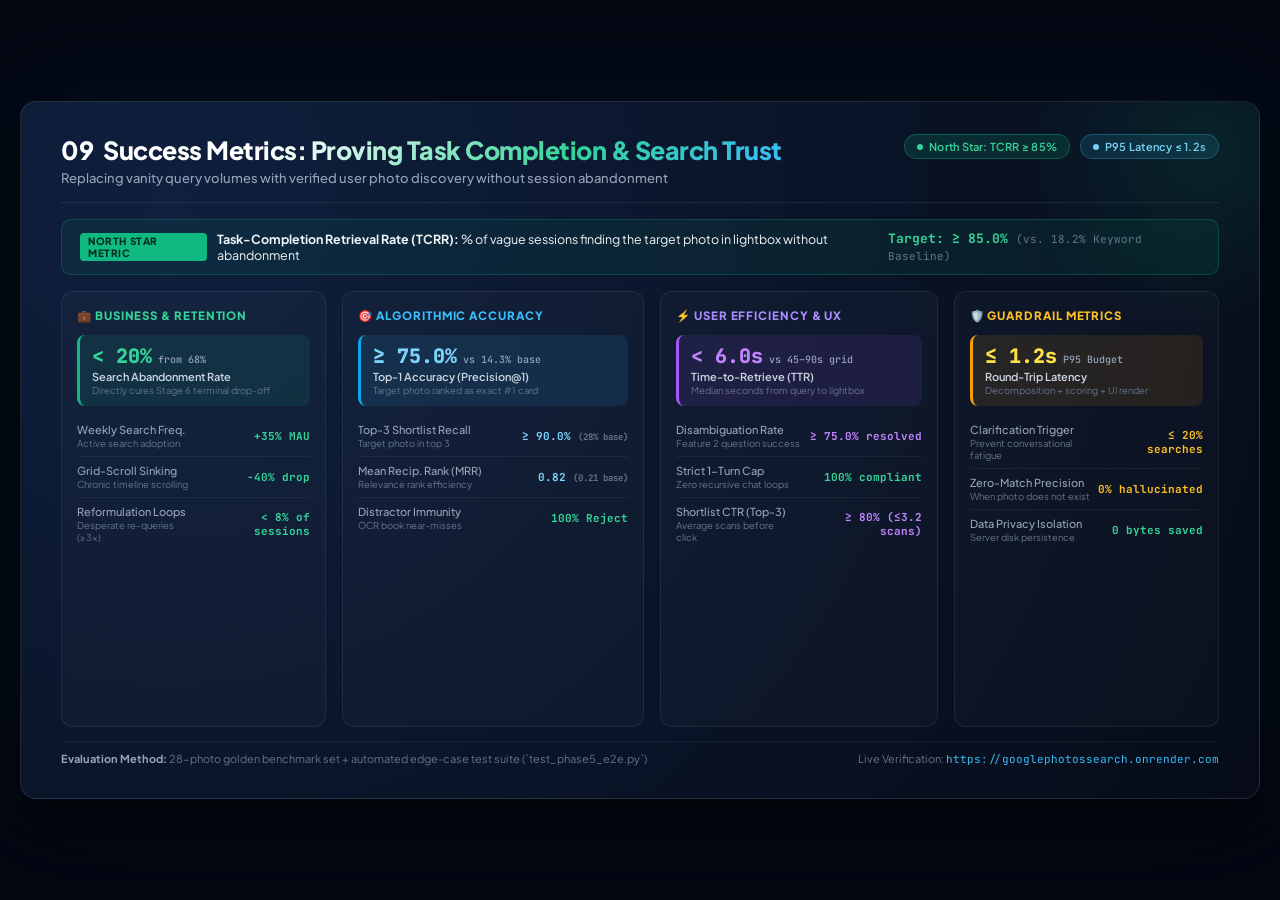
<file: slide_success_metrics.html>
<!DOCTYPE html>
<html lang="en">
<head>
  <meta charset="UTF-8">
  <meta name="viewport" content="width=device-width, initial-scale=1.0">
  <title>MemoryLens — Slide 09: Success Metrics (16:9 Landscape)</title>
  <link rel="preconnect" href="https://fonts.googleapis.com">
  <link rel="preconnect" href="https://fonts.gstatic.com" crossorigin>
  <link href="https://fonts.googleapis.com/css2?family=Plus+Jakarta+Sans:wght@400;500;600;700;800&family=JetBrains+Mono:wght@400;600;700&display=swap" rel="stylesheet">
  <style>
    * {
      box-sizing: border-box;
      margin: 0;
      padding: 0;
    }
    body {
      background: #030712;
      color: #f1f5f9;
      font-family: 'Plus Jakarta Sans', -apple-system, BlinkMacSystemFont, sans-serif;
      display: flex;
      align-items: center;
      justify-content: center;
      min-height: 100vh;
      padding: 20px;
    }
    .slide-wrapper {
      width: 100%;
      max-width: 1400px;
      aspect-ratio: 16 / 9;
      background: radial-gradient(circle at 12% 15%, #0f1f3d 0%, #060b17 100%);
      border: 1px solid rgba(255, 255, 255, 0.1);
      border-radius: 16px;
      box-shadow: 0 25px 60px rgba(0, 0, 0, 0.8), 0 0 100px rgba(56, 189, 248, 0.08);
      display: flex;
      flex-direction: column;
      padding: 32px 40px;
      overflow: hidden;
      position: relative;
    }
    .slide-wrapper::before {
      content: "";
      position: absolute;
      top: -140px;
      right: -140px;
      width: 380px;
      height: 380px;
      background: radial-gradient(circle, rgba(16, 185, 129, 0.12), transparent 70%);
      border-radius: 50%;
      pointer-events: none;
    }
    .header {
      display: flex;
      justify-content: space-between;
      align-items: flex-start;
      border-bottom: 1px solid rgba(255, 255, 255, 0.08);
      padding-bottom: 16px;
      margin-bottom: 16px;
    }
    .title-group h1 {
      font-size: 25px;
      font-weight: 800;
      letter-spacing: -0.02em;
      background: linear-gradient(135deg, #ffffff 30%, #34d399 70%, #38bdf8 100%);
      -webkit-background-clip: text;
      -webkit-text-fill-color: transparent;
      display: flex;
      align-items: center;
      gap: 10px;
    }
    .title-group .subtitle {
      font-size: 13px;
      color: #94a3b8;
      margin-top: 4px;
      font-weight: 500;
    }
    .badge-group {
      display: flex;
      gap: 10px;
    }
    .pill {
      font-size: 11px;
      font-weight: 600;
      padding: 5px 12px;
      border-radius: 999px;
      display: inline-flex;
      align-items: center;
      gap: 6px;
      letter-spacing: 0.02em;
    }
    .pill-green {
      background: rgba(16, 185, 129, 0.15);
      color: #34d399;
      border: 1px solid rgba(16, 185, 129, 0.35);
    }
    .pill-cyan {
      background: rgba(56, 189, 248, 0.12);
      color: #7dd3fc;
      border: 1px solid rgba(56, 189, 248, 0.28);
    }
    .pill-dot {
      width: 6px;
      height: 6px;
      border-radius: 50%;
      background: currentColor;
    }

    /* North Star Banner */
    .north-star-bar {
      background: rgba(16, 185, 129, 0.08);
      border: 1px solid rgba(16, 185, 129, 0.25);
      border-radius: 10px;
      padding: 10px 18px;
      margin-bottom: 16px;
      display: flex;
      justify-content: space-between;
      align-items: center;
      font-size: 12.5px;
    }
    .north-star-bar .left {
      display: flex;
      align-items: center;
      gap: 10px;
    }
    .north-star-tag {
      background: #10b981;
      color: #022c22;
      font-weight: 800;
      font-size: 10px;
      padding: 2px 8px;
      border-radius: 4px;
      text-transform: uppercase;
      letter-spacing: 0.06em;
    }
    .north-star-bar strong {
      color: #f1f5f9;
      font-weight: 700;
    }
    .north-star-target {
      font-family: 'JetBrains Mono', monospace;
      font-weight: 700;
      color: #34d399;
      font-size: 13px;
    }

    /* 4 Column Layout */
    .grid-4 {
      display: grid;
      grid-template-columns: 1.1fr 1.25fr 1.15fr 1.1fr;
      gap: 16px;
      flex: 1;
    }
    .card {
      background: rgba(255, 255, 255, 0.025);
      border: 1px solid rgba(255, 255, 255, 0.07);
      border-radius: 12px;
      padding: 16px 15px;
      display: flex;
      flex-direction: column;
      position: relative;
    }
    .card-title {
      font-size: 11.5px;
      font-weight: 800;
      text-transform: uppercase;
      letter-spacing: 0.08em;
      margin-bottom: 12px;
      display: flex;
      align-items: center;
      gap: 6px;
    }
    .card-title.green { color: #34d399; }
    .card-title.blue { color: #38bdf8; }
    .card-title.purple { color: #a78bfa; }
    .card-title.amber { color: #fbbf24; }

    /* Highlight Metric Callout */
    .metric-callout {
      border-radius: 8px;
      padding: 10px 12px;
      margin-bottom: 10px;
      display: flex;
      flex-direction: column;
    }
    .metric-callout.green {
      background: rgba(16, 185, 129, 0.1);
      border-left: 3px solid #10b981;
    }
    .metric-callout.blue {
      background: rgba(56, 189, 248, 0.1);
      border-left: 3px solid #0ea5e9;
    }
    .metric-callout.purple {
      background: rgba(168, 85, 247, 0.1);
      border-left: 3px solid #a855f7;
    }
    .metric-callout.amber {
      background: rgba(245, 158, 11, 0.1);
      border-left: 3px solid #f59e0b;
    }
    .metric-val {
      font-family: 'JetBrains Mono', monospace;
      font-size: 20px;
      font-weight: 800;
      line-height: 1.1;
      display: flex;
      align-items: baseline;
      gap: 6px;
    }
    .metric-val.green { color: #34d399; }
    .metric-val.blue { color: #7dd3fc; }
    .metric-val.purple { color: #c084fc; }
    .metric-val.amber { color: #fde047; }
    .metric-baseline {
      font-size: 10px;
      color: #94a3b8;
      font-weight: 500;
    }
    .metric-label {
      font-size: 11px;
      color: #cbd5e1;
      margin-top: 3px;
      font-weight: 600;
    }

    /* Metric List Rows */
    .metric-row {
      display: flex;
      justify-content: space-between;
      align-items: center;
      padding: 7px 0;
      border-bottom: 1px solid rgba(255, 255, 255, 0.05);
      font-size: 11px;
    }
    .metric-row:last-child {
      border-bottom: none;
    }
    .metric-row .name {
      color: #94a3b8;
      font-weight: 500;
    }
    .metric-row .target {
      font-family: 'JetBrains Mono', monospace;
      font-weight: 700;
      color: #f1f5f9;
      text-align: right;
    }
    .metric-sub {
      font-size: 9.5px;
      color: #64748b;
      margin-top: 1px;
    }

    .footer-bar {
      margin-top: 14px;
      padding-top: 10px;
      border-top: 1px solid rgba(255, 255, 255, 0.06);
      display: flex;
      justify-content: space-between;
      align-items: center;
      font-size: 11px;
      color: #64748b;
    }
    .footer-bar span strong {
      color: #94a3b8;
    }
  </style>
</head>
<body>
  <div class="slide-wrapper">
    <!-- Header -->
    <div class="header">
      <div class="title-group">
        <h1><span>09</span> Success Metrics: Proving Task Completion & Search Trust</h1>
        <div class="subtitle">Replacing vanity query volumes with verified user photo discovery without session abandonment</div>
      </div>
      <div class="badge-group">
        <span class="pill pill-green"><span class="pill-dot"></span> North Star: TCRR ≥ 85%</span>
        <span class="pill pill-cyan"><span class="pill-dot"></span> P95 Latency ≤ 1.2s</span>
      </div>
    </div>

    <!-- North Star Banner -->
    <div class="north-star-bar">
      <div class="left">
        <span class="north-star-tag">North Star Metric</span>
        <span><strong>Task-Completion Retrieval Rate (TCRR):</strong> % of vague sessions finding the target photo in lightbox without abandonment</span>
      </div>
      <div class="north-star-target">Target: ≥ 85.0% <span style="color: #64748b; font-size: 11px; font-weight: normal;">(vs. 18.2% Keyword Baseline)</span></div>
    </div>

    <!-- 4 Pillar Grid -->
    <div class="grid-4">
      <!-- Col 1: Business & Retention Impact -->
      <div class="card">
        <div class="card-title green">💼 Business & Retention</div>
        
        <div class="metric-callout green">
          <div class="metric-val green">&lt; 20% <span class="metric-baseline">from 68%</span></div>
          <div class="metric-label">Search Abandonment Rate</div>
          <div class="metric-sub">Directly cures Stage 6 terminal drop-off</div>
        </div>

        <div class="metric-row">
          <div>
            <div class="name">Weekly Search Freq.</div>
            <div class="metric-sub">Active search adoption</div>
          </div>
          <div class="target" style="color: #34d399;">+35% MAU</div>
        </div>

        <div class="metric-row">
          <div>
            <div class="name">Grid-Scroll Sinking</div>
            <div class="metric-sub">Chronic timeline scrolling</div>
          </div>
          <div class="target" style="color: #34d399;">-40% drop</div>
        </div>

        <div class="metric-row">
          <div>
            <div class="name">Reformulation Loops</div>
            <div class="metric-sub">Desperate re-queries (≥3x)</div>
          </div>
          <div class="target" style="color: #34d399;">&lt; 8% of sessions</div>
        </div>
      </div>

      <!-- Col 2: Retrieval Quality & Accuracy -->
      <div class="card">
        <div class="card-title blue">🎯 Algorithmic Accuracy</div>

        <div class="metric-callout blue">
          <div class="metric-val blue">≥ 75.0% <span class="metric-baseline">vs 14.3% base</span></div>
          <div class="metric-label">Top-1 Accuracy (Precision@1)</div>
          <div class="metric-sub">Target photo ranked as exact #1 card</div>
        </div>

        <div class="metric-row">
          <div>
            <div class="name">Top-3 Shortlist Recall</div>
            <div class="metric-sub">Target photo in top 3</div>
          </div>
          <div class="target" style="color: #7dd3fc;">≥ 90.0% <span style="font-size: 9px; color:#64748b;">(28% base)</span></div>
        </div>

        <div class="metric-row">
          <div>
            <div class="name">Mean Recip. Rank (MRR)</div>
            <div class="metric-sub">Relevance rank efficiency</div>
          </div>
          <div class="target" style="color: #7dd3fc;">0.82 <span style="font-size: 9px; color:#64748b;">(0.21 base)</span></div>
        </div>

        <div class="metric-row">
          <div>
            <div class="name">Distractor Immunity</div>
            <div class="metric-sub">OCR book near-misses</div>
          </div>
          <div class="target" style="color: #34d399;">100% Reject</div>
        </div>
      </div>

      <!-- Col 3: User Efficiency & UX Flow -->
      <div class="card">
        <div class="card-title purple">⚡ User Efficiency & UX</div>

        <div class="metric-callout purple">
          <div class="metric-val purple">&lt; 6.0s <span class="metric-baseline">vs 45–90s grid</span></div>
          <div class="metric-label">Time-to-Retrieve (TTR)</div>
          <div class="metric-sub">Median seconds from query to lightbox</div>
        </div>

        <div class="metric-row">
          <div>
            <div class="name">Disambiguation Rate</div>
            <div class="metric-sub">Feature 2 question success</div>
          </div>
          <div class="target" style="color: #c084fc;">≥ 75.0% resolved</div>
        </div>

        <div class="metric-row">
          <div>
            <div class="name">Strict 1-Turn Cap</div>
            <div class="metric-sub">Zero recursive chat loops</div>
          </div>
          <div class="target" style="color: #34d399;">100% compliant</div>
        </div>

        <div class="metric-row">
          <div>
            <div class="name">Shortlist CTR (Top-3)</div>
            <div class="metric-sub">Average scans before click</div>
          </div>
          <div class="target" style="color: #c084fc;">≥ 80% (≤3.2 scans)</div>
        </div>
      </div>

      <!-- Col 4: Guardrail Counter-Metrics -->
      <div class="card">
        <div class="card-title amber">🛡️ Guardrail Metrics</div>

        <div class="metric-callout amber">
          <div class="metric-val amber">≤ 1.2s <span class="metric-baseline">P95 Budget</span></div>
          <div class="metric-label">Round-Trip Latency</div>
          <div class="metric-sub">Decomposition + scoring + UI render</div>
        </div>

        <div class="metric-row">
          <div>
            <div class="name">Clarification Trigger</div>
            <div class="metric-sub">Prevent conversational fatigue</div>
          </div>
          <div class="target" style="color: #fbbf24;">≤ 20% searches</div>
        </div>

        <div class="metric-row">
          <div>
            <div class="name">Zero-Match Precision</div>
            <div class="metric-sub">When photo does not exist</div>
          </div>
          <div class="target" style="color: #fbbf24;">0% hallucinated</div>
        </div>

        <div class="metric-row">
          <div>
            <div class="name">Data Privacy Isolation</div>
            <div class="metric-sub">Server disk persistence</div>
          </div>
          <div class="target" style="color: #34d399;">0 bytes saved</div>
        </div>
      </div>
    </div>

    <!-- Footer -->
    <div class="footer-bar">
      <span><strong>Evaluation Method:</strong> 28-photo golden benchmark set + automated edge-case test suite (`test_phase5_e2e.py`)</span>
      <span>Live Verification: <span style="font-family: 'JetBrains Mono', monospace; color: #38bdf8;">https://googlephotossearch.onrender.com</span></span>
    </div>
  </div>
</body>
</html>
</file>
